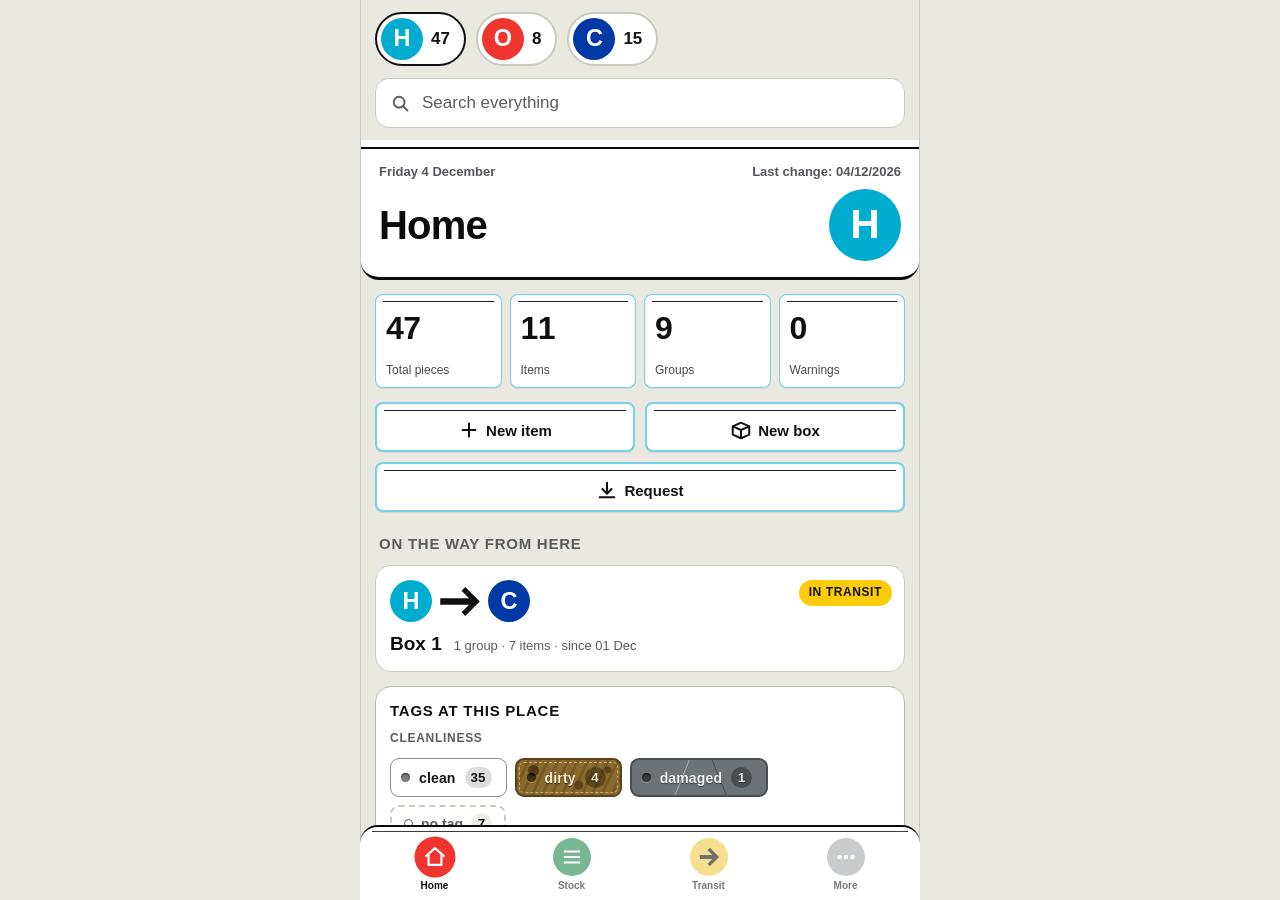
<file: index.html>
<!doctype html>
<html lang="de" data-theme="dark">
<head>
<meta charset="utf-8">
<meta name="viewport" content="width=device-width, initial-scale=1, viewport-fit=cover">
<meta name="theme-color" content="#000000">
<meta name="color-scheme" content="dark light">
<meta name="mobile-web-app-capable" content="yes">
<meta name="apple-mobile-web-app-capable" content="yes">
<meta name="description" content="StuffTracker – Bestand und Transporte an mehreren Orten">
<title>StuffTracker</title>
<link rel="manifest" href="manifest.webmanifest">
<link rel="icon" href="icons/icon.svg" type="image/svg+xml">
<link rel="apple-touch-icon" href="icons/icon-192.png">
<link rel="stylesheet" href="css/app.css">
</head>
<body>
<div id="app">
  <main id="main" aria-live="polite"></main>
  <nav id="nav" aria-label="Navigation"></nav>
</div>
<div id="splash"><div class="splash-sign"><b>Stuff</b><b>Tracker</b></div></div>
<script type="module" src="js/app.js"></script>
</body>
</html>
</file>
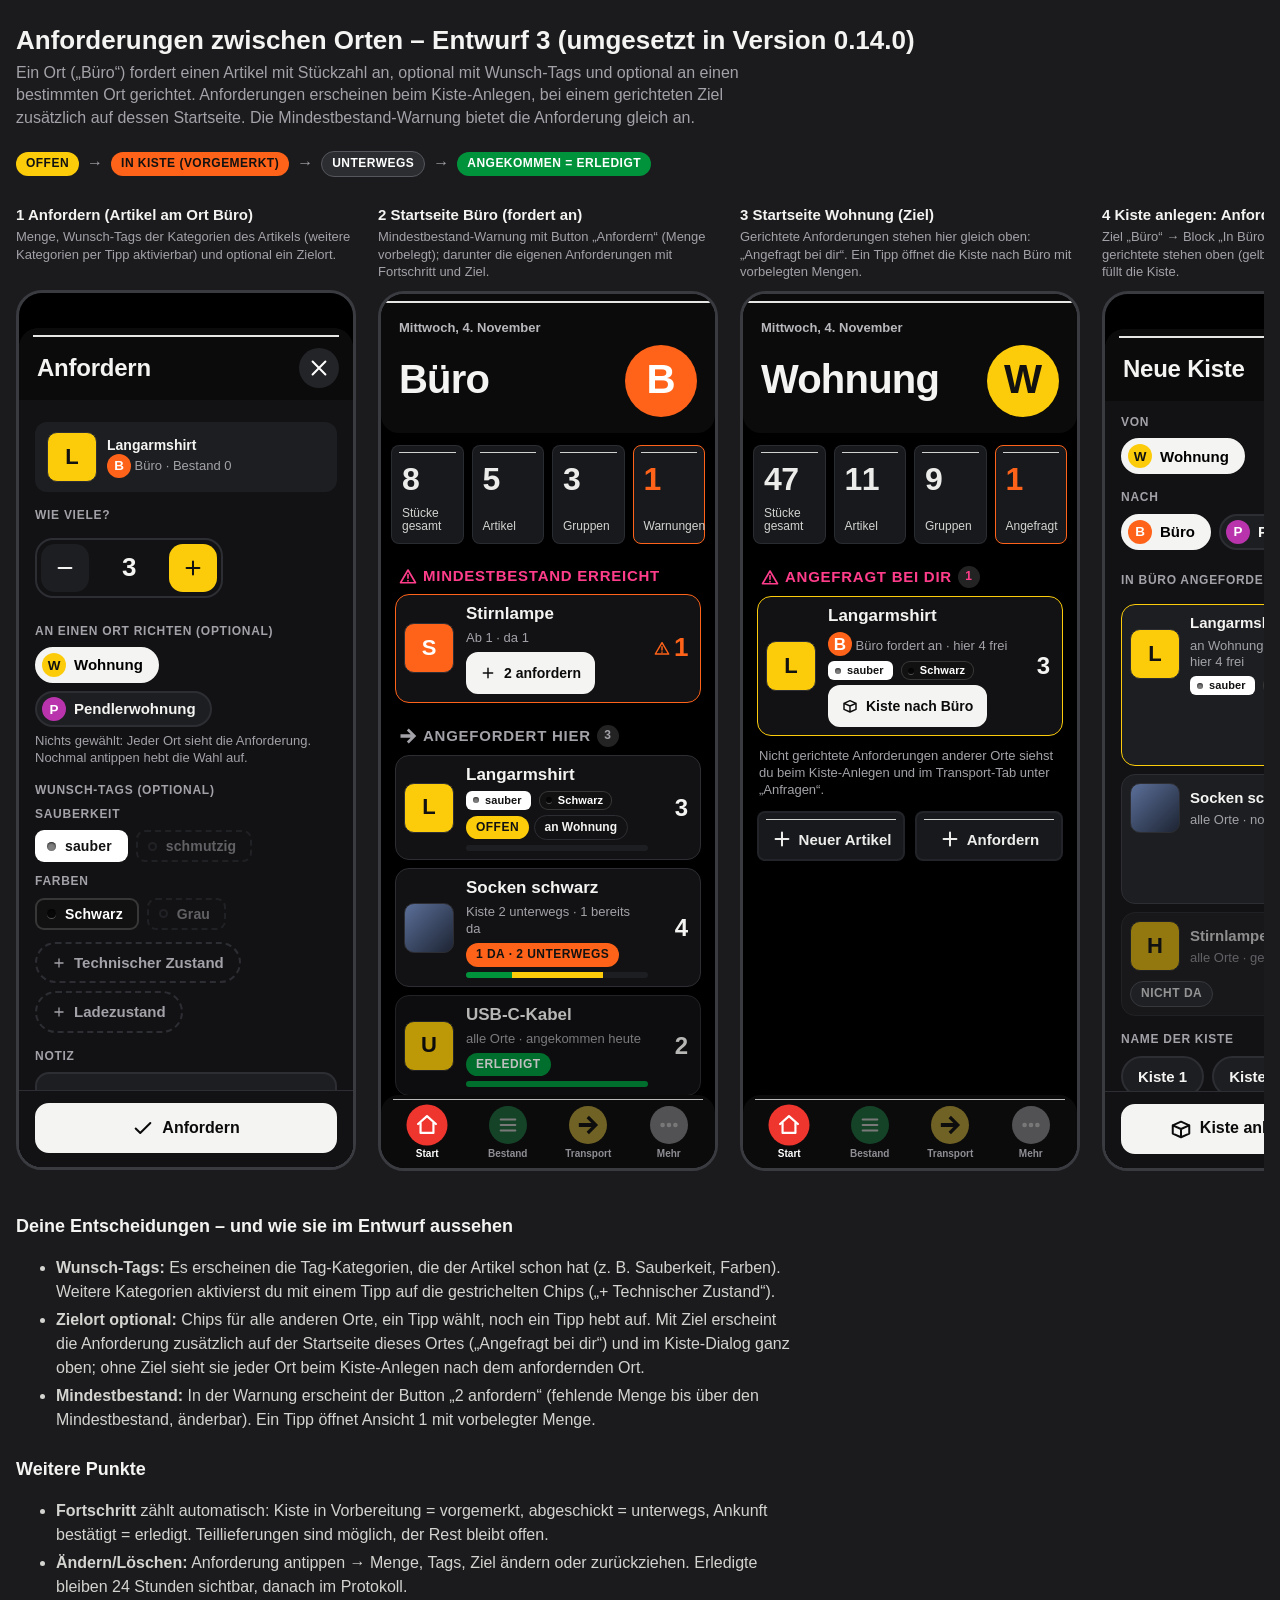
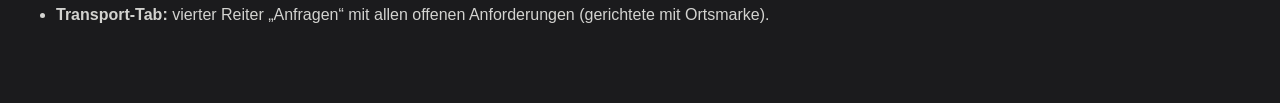
<file: docs/mockup-anforderungen.html>
<!doctype html>
<html lang="de" data-theme="dark">
<head>
<meta charset="utf-8">
<meta name="viewport" content="width=device-width, initial-scale=1">
<title>Mockup: Anforderungen (Version 3)</title>
<link rel="stylesheet" href="../css/app.css">
<style>
  body { background: #1b1b1d; padding: 24px 16px 60px; height: auto; }
  h1 { font-size: 26px; margin-bottom: 4px; color: #f4f4f2; }
  .lead { color: #a2a2a8; margin-bottom: 22px; max-width: 760px; line-height: 1.4; }
  .row-frames { display: flex; gap: 22px; overflow-x: auto; padding-bottom: 18px; align-items: flex-start; }
  figure { margin: 0; flex: none; width: 340px; }
  figcaption { color: #f4f4f2; font-weight: 800; margin: 0 0 4px; font-size: 15px; }
  figcaption + p { color: #a2a2a8; font-size: 13px; margin: 0 0 10px; line-height: 1.35; min-height: 52px; }
  .phone { position: relative; width: 340px; height: 880px; overflow: hidden; border-radius: 26px; border: 3px solid #3a3b40; background: var(--bg); }
  .phone .scroll { position: absolute; inset: 0; overflow: hidden; }
  .dim { position: absolute; inset: 0; background: rgba(0,0,0,.6); }
  .msheet { position: absolute; left: 0; right: 0; bottom: 0; background: var(--surface); border-radius: 20px 20px 0 0; max-height: 96%; display: flex; flex-direction: column; overflow: hidden; }
  .msheet .sheet-head { border-radius: 20px 20px 0 0; }
  .msheet .sheet-body { overflow: hidden; }
  .phone #nav { position: absolute; }
  .pill { white-space: nowrap; display: inline-flex; align-items: center; gap: 5px; border-radius: 99px; padding: 4px 10px; font-size: 12px; font-weight: 800; text-transform: uppercase; letter-spacing: .04em; }
  .pill--open { background: var(--accent); color: #111; }
  .pill--part { background: var(--warn); color: #111; }
  .pill--way { background: #2b2d31; color: #fff; border: 1px solid #55575d; }
  .pill--ok { background: var(--ok); color: #fff; }
  .pill--to { background: transparent; color: var(--text); border: 1px solid var(--border); text-transform: none; letter-spacing: 0; }
  .rq { display: flex; align-items: center; gap: 12px; width: 100%; background: var(--surface); border: 1px solid var(--border); border-radius: 14px; padding: 8px 12px 8px 8px; }
  .rq-main { flex: 1; min-width: 0; display: flex; flex-direction: column; gap: 5px; }
  .rq-main b { font-size: 17px; font-weight: 700; overflow: hidden; text-overflow: ellipsis; white-space: nowrap; }
  .bar { height: 6px; border-radius: 99px; background: var(--surface2); overflow: hidden; display: flex; }
  .bar i { display: block; height: 100%; }
  .bar .a { background: var(--ok); } .bar .b { background: var(--accent); }
  .rq-n { text-align: right; font-weight: 800; font-size: 24px; line-height: 1; }
  .rq--for { border-color: var(--accent); }
  .need { display: flex; flex-wrap: wrap; align-items: center; gap: 10px; background: var(--surface2); border: 1px solid var(--border); border-radius: 14px; padding: 8px 10px 8px 8px; margin-top: 8px; }
  .need .rq-main { flex: 1 1 170px; }
  .need .rq-main b { font-size: 15px; }
  .need .stepper--c { margin-left: auto; }
  .need--for { border-color: var(--accent); }
  .need-h { display: flex; justify-content: space-between; align-items: center; margin: 16px 0 0; }
  .banner { display: flex; align-items: center; gap: 10px; border: 2px solid var(--accent); border-radius: 14px; padding: 10px 12px; margin: 8px 0; background: color-mix(in srgb, var(--accent) 10%, var(--surface)); }
  .banner > div { flex: 1; font-weight: 700; font-size: 14px; line-height: 1.25; }
  .chip--dash { border-style: dashed; background: transparent; color: var(--muted); }
  .flow { display: flex; flex-wrap: wrap; gap: 8px; align-items: center; margin: 8px 0 28px; }
  .notes { max-width: 780px; color: #d3d3d0; line-height: 1.5; }
  .notes h2 { color: #f4f4f2; font-size: 18px; margin: 24px 0 6px; }
  .notes li { margin-bottom: 4px; }
  .tgt-note { font-size: 13px; color: var(--muted); margin: 6px 0 0; }
</style>
</head>
<body>
<h1>Anforderungen zwischen Orten – Entwurf 3 (umgesetzt in Version 0.14.0)</h1>
<p class="lead">Ein Ort („Büro“) fordert einen Artikel mit Stückzahl an, optional mit Wunsch-Tags und optional an einen bestimmten Ort gerichtet. Anforderungen erscheinen beim Kiste-Anlegen, bei einem gerichteten Ziel zusätzlich auf dessen Startseite. Die Mindestbestand-Warnung bietet die Anforderung gleich an.</p>

<div class="flow" id="flow"></div>
<div class="row-frames" id="frames"></div>
<div class="notes" id="notes"></div>

<script type="module">
import { icon, badge, arrow, tagChip, stepper } from '../js/ui.js';
const W = { name: 'Wohnung' }, B = { name: 'Büro' }, P = { name: 'Pendlerwohnung' };
const clean = { name: 'sauber', style: 'clean' }, dirty = { name: 'schmutzig', style: 'plain', color: '#8b6b2d' };
const black = { name: 'Schwarz', style: 'plain', color: '#111111' }, grey = { name: 'Grau', style: 'plain', color: '#8E9196' };
const mini = (n) => `<div class="stepper stepper--c"><button class="step-btn" type="button">${icon('minus', 20)}</button><input value="${n}" readonly><button class="step-btn" type="button" data-d="1">${icon('plus', 20)}</button></div>`;
const th = (c, bg = '#FCCC0A', fg = '#111') => `<span class="thumb thumb--empty sz-md" style="--tile-bg:${bg};--tile-fg:${fg}"><b>${c}</b></span>`;
const thPhoto = '<span class="thumb sz-md" style="background:linear-gradient(135deg,#5b6f99,#1d2433);border:1px solid var(--border)"></span>';
const nav = (on) => `<nav id="nav" style="position:absolute">${[['home', 'Start', '#EE352E'], ['stock', 'Bestand', '#00933C'], ['transport', 'Transport', '#FCCC0A'], ['more', 'Mehr', '#A7A9AC']].map(([i, l, c]) =>
  `<a class="navbtn ${on === i ? 'on' : ''}" href="#"><span class="navdot ${i === 'transport' ? 'navdot--dark' : ''}" style="--bc:${c}">${icon(i, 22)}</span><small>${l}</small></a>`).join('')}</nav>`;
const sheet = (title, body, foot) => `<div class="scroll"><div class="dim"></div><section class="msheet"><header class="sheet-head"><h2>${title}</h2><button class="sheet-x">${icon('close')}</button></header>
  <div class="sheet-body">${body}</div><footer class="sheet-foot">${foot}</footer></section></div>`;

const frames = [
  {
    cap: '1  Anfordern (Artikel am Ort Büro)',
    txt: 'Menge, Wunsch-Tags der Kategorien des Artikels (weitere Kategorien per Tipp aktivierbar) und optional ein Zielort.',
    html: sheet('Anfordern', `
      <div class="strip">${th('L')} <div><b>Langarmshirt</b><div class="muted">${badge(B, 'xs')} Büro · Bestand 0</div></div></div>
      <div class="lbl">Wie viele?</div>
      <div class="pad">${stepper({ value: 3, min: 1, on: 'x' })}</div>
      <div class="lbl">An einen Ort richten (optional)</div>
      <div class="chips"><span class="chip chip--badge on">${badge(W, 'xs')} Wohnung</span><span class="chip chip--badge">${badge(P, 'xs')} Pendlerwohnung</span></div>
      <p class="tgt-note">Nichts gewählt: Jeder Ort sieht die Anforderung. Nochmal antippen hebt die Wahl auf.</p>
      <div class="lbl">Wunsch-Tags (optional)</div>
      <div class="catblock"><div class="catname">Sauberkeit</div><div class="tagrow">${tagChip(clean)}${tagChip(dirty, { on: false })}</div></div>
      <div class="catblock" style="margin-top:12px"><div class="catname">Farben</div><div class="tagrow">${tagChip(black)}${tagChip(grey, { on: false })}</div></div>
      <div class="chips" style="margin-top:12px"><span class="chip chip--dash">${icon('plus', 14)} Technischer Zustand</span><span class="chip chip--dash">${icon('plus', 14)} Ladezustand</span></div>
      <label class="lbl">Notiz</label><input class="field" placeholder="z. B. für Dienstreise bis Freitag" readonly>`,
    `<button class="btn btn--primary btn--block">${icon('check')} Anfordern</button>`),
  },
  {
    cap: '2  Startseite Büro (fordert an)',
    txt: 'Mindestbestand-Warnung mit Button „Anfordern“ (Menge vorbelegt); darunter die eigenen Anforderungen mit Fortschritt und Ziel.',
    html: `<div class="scroll">
      <header class="sign sign--hero" style="padding-top:26px"><div class="sign-kicker"><span>Mittwoch, 4. November</span></div>
      <div class="hero-row"><h1>Büro</h1>${badge(B, 'xl')}</div></header>
      <div class="stats" style="margin:12px 10px"><div class="stat"><b>8</b><span>Stücke gesamt</span></div><div class="stat"><b>5</b><span>Artikel</span></div><div class="stat"><b>3</b><span>Gruppen</span></div><div class="stat bad"><b>1</b><span>Warnungen</span></div></div>
      <h2 class="h2 h2--warn">${icon('alert', 18)} Mindestbestand erreicht</h2>
      <div class="list" style="margin-top:8px"><div class="row row--low">${th('S', '#FF6319', '#fff')}<span class="row-main"><b>Stirnlampe</b><span class="muted">Ab 1 · da 1</span><span><button class="btn btn--sm btn--primary">${icon('plus', 16)} 2 anfordern</button></span></span><span class="row-qty low">${icon('alert', 16)}<b>1</b></span></div></div>
      <h2 class="h2">${icon('transport', 18)} Angefordert hier <span class="count">3</span></h2>
      <div class="list" style="margin-top:8px">
        <div class="rq">${th('L')}<span class="rq-main"><b>Langarmshirt</b><span class="tagrow">${tagChip(clean, { small: true })}${tagChip(black, { small: true })}</span><span><span class="pill pill--open">offen</span> <span class="pill pill--to">an Wohnung</span></span><span class="bar"><i class="a" style="width:0"></i></span></span><span class="rq-n">3</span></div>
        <div class="rq">${thPhoto}<span class="rq-main"><b>Socken schwarz</b><span class="muted">Kiste 2 unterwegs · 1 bereits da</span><span><span class="pill pill--part">1 da · 2 unterwegs</span></span><span class="bar"><i class="a" style="width:25%"></i><i class="b" style="width:50%"></i></span></span><span class="rq-n">4</span></div>
        <div class="rq" style="opacity:.75">${th('U')}<span class="rq-main"><b>USB-C-Kabel</b><span class="muted">alle Orte · angekommen heute</span><span><span class="pill pill--ok">erledigt</span></span><span class="bar"><i class="a" style="width:100%"></i></span></span><span class="rq-n">2</span></div>
      </div></div>${nav('home')}`,
  },
  {
    cap: '3  Startseite Wohnung (Ziel)',
    txt: 'Gerichtete Anforderungen stehen hier gleich oben: „Angefragt bei dir“. Ein Tipp öffnet die Kiste nach Büro mit vorbelegten Mengen.',
    html: `<div class="scroll">
      <header class="sign sign--hero" style="padding-top:26px"><div class="sign-kicker"><span>Mittwoch, 4. November</span></div>
      <div class="hero-row"><h1>Wohnung</h1>${badge(W, 'xl')}</div></header>
      <div class="stats" style="margin:12px 10px"><div class="stat"><b>47</b><span>Stücke gesamt</span></div><div class="stat"><b>11</b><span>Artikel</span></div><div class="stat"><b>9</b><span>Gruppen</span></div><div class="stat bad"><b>1</b><span>Angefragt</span></div></div>
      <h2 class="h2 h2--ask">${icon('alert', 18)} Angefragt bei dir <span class="count">1</span></h2>
      <div class="list" style="margin-top:8px"><div class="rq rq--for">${th('L')}<span class="rq-main"><b>Langarmshirt</b><span class="muted">${badge(B, 'xs')} Büro fordert an · hier 4 frei</span><span class="tagrow">${tagChip(clean, { small: true })}${tagChip(black, { small: true })}</span><span><button class="btn btn--sm btn--primary">${icon('box', 16)} Kiste nach Büro</button></span></span><span class="rq-n">3</span></div></div>
      <p class="tgt-note" style="margin:10px 16px">Nicht gerichtete Anforderungen anderer Orte siehst du beim Kiste-Anlegen und im Transport-Tab unter „Anfragen“.</p>
      <div class="quick" style="margin-top:12px"><button class="btn">${icon('plus')} Neuer Artikel</button><button class="btn">${icon('plus')} Anfordern</button></div>
      </div>${nav('home')}`,
  },
  {
    cap: '4  Kiste anlegen: Anforderungen sichtbar',
    txt: 'Ziel „Büro“ → Block „In Büro angefordert“. An Wohnung gerichtete stehen oben (gelber Rand). „Alle übernehmen“ füllt die Kiste.',
    html: sheet('Neue Kiste', `
      <div class="lbl" style="margin-top:0">Von</div><div class="chips"><span class="chip chip--badge on">${badge(W, 'xs')} Wohnung</span></div>
      <div class="lbl">Nach</div><div class="chips"><span class="chip chip--badge on">${badge(B, 'xs')} Büro</span><span class="chip chip--badge">${badge(P, 'xs')} Pendlerwohnung</span></div>
      <div class="need-h"><span class="lbl" style="margin:0">In Büro angefordert (3)</span><button class="linkbtn">Alle übernehmen</button></div>
      <div class="need need--for">${th('L')}<span class="rq-main"><b>Langarmshirt</b><span class="muted">an Wohnung gerichtet · gefordert 3 · hier 4 frei</span><span class="tagrow">${tagChip(clean, { small: true })}${tagChip(black, { small: true })}</span></span>${mini(3)}</div>
      <div class="need">${thPhoto}<span class="rq-main"><b>Socken schwarz</b><span class="muted">alle Orte · noch offen 1 · hier 10 frei</span></span>${mini(1)}</div>
      <div class="need" style="opacity:.55">${th('H')}<span class="rq-main"><b>Stirnlampe</b><span class="muted">alle Orte · gefordert 1 · hier 0 frei</span></span><span class="pill pill--way">nicht da</span></div>
      <div class="lbl">Name der Kiste</div><div class="chips"><span class="chip">Kiste 1</span><span class="chip">Kiste 2</span></div>`,
    `<button class="btn btn--primary btn--block">${icon('box')} Kiste anlegen · 4 Stück</button>`),
  },
  {
    cap: '5  „In Kiste“ im Artikel',
    txt: 'Fordert ein anderer Ort den Artikel an, erscheint ein Hinweis; ein Tipp setzt Ziel, Menge und die Wunsch-Tags.',
    html: sheet('In Kiste', `
      <div class="strip">${th('L')} <div><b>Langarmshirt</b><div class="muted">${badge(W, 'xs')} Wohnung · 4 frei</div></div></div>
      <div class="banner">${icon('alert', 22)}<div>Büro fordert 3 an<br><span class="muted">sauber, Schwarz · „für Dienstreise bis Freitag“</span></div><button class="btn btn--sm btn--primary">Übernehmen</button></div>
      <div class="mvhead"><span>Bestand in Wohnung</span><span>In der Kiste</span></div>
      <div class="mvrow"><div class="mvlab"><b>Gesamt</b></div><div class="mvpair">${mini(1)}${arrow('mini')}${mini(3)}</div></div>
      <div class="catname catname--mv">Sauberkeit</div>
      <div class="mvrow"><div class="mvlab">${tagChip(clean)}</div><div class="mvpair">${mini(1)}${arrow('mini')}${mini(3)}</div></div>
      <div class="catname catname--mv">Farben</div>
      <div class="mvrow"><div class="mvlab">${tagChip(black)}</div><div class="mvpair">${mini(2)}${arrow('mini')}${mini(3)}</div></div>
      <div class="lbl">In welche Kiste?</div>
      <div class="segmented"><button class="on">Vorhandene Kiste</button><button>${icon('plus', 16)} Neue Kiste</button></div>
      <div class="boxlist mv-gap"><div class="boxcard on"><span class="routes">${badge(W, 'xs')}${arrow('mini')}${badge(B, 'xs')}</span><b>Kiste 2</b><span class="muted">2 Artikel</span></div></div>`,
    `<button class="btn btn--primary btn--block">${icon('box')} In Kiste (3)</button>`),
  },
];
document.getElementById('frames').innerHTML = frames.map((f) => `<figure><figcaption>${f.cap}</figcaption><p>${f.txt}</p><div class="phone">${f.html}</div></figure>`).join('');
document.getElementById('flow').innerHTML = [
  ['pill--open', 'offen'], ['', '→'], ['pill--part', 'in Kiste (vorgemerkt)'], ['', '→'], ['pill--way', 'unterwegs'], ['', '→'], ['pill--ok', 'angekommen = erledigt'],
].map(([c, t]) => (c ? `<span class="pill ${c}">${t}</span>` : `<span style="color:#a2a2a8">${t}</span>`)).join('');
document.getElementById('notes').innerHTML = `
<h2>Deine Entscheidungen – und wie sie im Entwurf aussehen</h2>
<ul>
<li><b>Wunsch-Tags:</b> Es erscheinen die Tag-Kategorien, die der Artikel schon hat (z. B. Sauberkeit, Farben). Weitere Kategorien aktivierst du mit einem Tipp auf die gestrichelten Chips („+ Technischer Zustand“).</li>
<li><b>Zielort optional:</b> Chips für alle anderen Orte, ein Tipp wählt, noch ein Tipp hebt auf. Mit Ziel erscheint die Anforderung zusätzlich auf der Startseite dieses Ortes („Angefragt bei dir“) und im Kiste-Dialog ganz oben; ohne Ziel sieht sie jeder Ort beim Kiste-Anlegen nach dem anfordernden Ort.</li>
<li><b>Mindestbestand:</b> In der Warnung erscheint der Button „2 anfordern“ (fehlende Menge bis über den Mindestbestand, änderbar). Ein Tipp öffnet Ansicht 1 mit vorbelegter Menge.</li>
</ul>
<h2>Weitere Punkte</h2>
<ul>
<li><b>Fortschritt</b> zählt automatisch: Kiste in Vorbereitung = vorgemerkt, abgeschickt = unterwegs, Ankunft bestätigt = erledigt. Teillieferungen sind möglich, der Rest bleibt offen.</li>
<li><b>Ändern/Löschen:</b> Anforderung antippen → Menge, Tags, Ziel ändern oder zurückziehen. Erledigte bleiben 24 Stunden sichtbar, danach im Protokoll.</li>
<li><b>Transport-Tab:</b> vierter Reiter „Anfragen“ mit allen offenen Anforderungen (gerichtete mit Ortsmarke).</li>
</ul>`;
</script>
</body>
</html>
</file>
<file: css/app.css>
/* StuffTracker – Stil: New York Subway (schwarze Schilder, Helvetica, Linien-Kreise) */
:root {
  --bg: #000; --surface: #121214; --surface2: #1d1e21; --border: #2d2e33;
  --text: #f4f4f2; --muted: #a2a2a8; --accent: #FCCC0A; --danger: #b3111d; --ok: #00933C; --warn: #FF6319;
  --prim-bg: #f4f4f2; --prim-fg: #0b0b0c;
  --sign: #0b0b0c; --sign-fg: #f4f4f2;
  /* Schilder-Familie (Kopf, Gruppen, Wetter, Kacheln, Fußleiste): im Dunkeln schwarz, im Hellen weiß mit schwarzer Linie */
  --sign-line: #e6e6e4; --sign-muted: #b9b9bd; --sign-muted2: #9d9da3; --sign-chip: #232427; --sign-box: #17181b;
  --sign-input: #1f2023; --sign-input-fg: #fff; --sign-ph: #85858b; --sign-strong: #fff;
  --tile: #17191c; --tile-fg: #ececea; --tile-sub: #d3d3d0; --nav-off: #8e8e94; --sun: #FCCC0A;
  --alert: #FF3D8B; /* Warnfarbe für Mindestbestand und Anfragen (sonst nirgends verwendet) */
  --nav-h: 66px;
  --font: "Helvetica Neue", Helvetica, Arial, "Liberation Sans", Roboto, sans-serif;
  color-scheme: dark;
}
:root[data-theme=light] {
  --bg: #e9e8e1; --surface: #ffffff; --surface2: #f1f0ea; --border: #cdcabe;
  --text: #101012; --muted: #5b5b61;
  --prim-bg: #0b0b0c; --prim-fg: #f4f4f2;
  --sign: #ffffff; --sign-fg: #0b0b0c;
  --sign-line: #0b0b0c; --sign-muted: #55555b; --sign-muted2: #66666c; --sign-chip: #e9e8e1; --sign-box: #f1f0ea;
  --sign-input: #efeee8; --sign-input-fg: #101012; --sign-ph: #77777d; --sign-strong: #0b0b0c;
  --tile: #ffffff; --tile-fg: #101012; --tile-sub: #4a4a50; --nav-off: #77777d; --sun: #d98e00;
  --warn: #e0540f; --danger: #b3111d; --alert: #D4146A;
  color-scheme: light;
}
* { box-sizing: border-box; -webkit-tap-highlight-color: transparent; }
html, body { margin: 0; height: 100%; }
body {
  font-family: var(--font); font-weight: 500; color: var(--text); background: var(--bg);
  overscroll-behavior: none; -webkit-font-smoothing: antialiased; font-size: 16px; line-height: 1.3;
}
#main { background: var(--bg); }
body.has-sheet { overflow: hidden; }
#app { height: 100dvh; display: flex; flex-direction: column; }
#main { flex: 1; overflow-y: auto; overflow-x: hidden; padding-bottom: calc(var(--nav-h) + 96px + env(safe-area-inset-bottom)); scroll-behavior: auto; }
button { font: inherit; color: inherit; cursor: pointer; }
h1, h2, h3, h4, p { margin: 0; }
.muted { color: var(--muted); font-size: 13px; font-weight: 500; }
.hint { color: var(--muted); font-size: 13px; margin: 4px 0 10px; line-height: 1.35; }
.ic { flex: none; vertical-align: middle; }
.pad { padding: 6px 0 10px; }
[hidden] { display: none !important; }

/* ---------- Schild-Kopf ---------- */
.sign { position: relative; background: var(--sign); color: var(--sign-fg); padding: 22px 18px 16px; border-radius: 0 0 18px 18px; }
.sign::before { content: ""; position: absolute; left: 0; right: 0; top: calc(env(safe-area-inset-top) + 7px); height: 2px; background: var(--sign-line); }
.sign { padding-top: calc(env(safe-area-inset-top) + 24px); }
.sign h1 { font-size: 32px; font-weight: 800; letter-spacing: -.02em; line-height: 1.05; }
.sign--hero h1 { font-size: 40px; overflow-wrap: anywhere; }
.sign--hero h1.h1-long { font-size: 30px; }
.sign-kicker { display: flex; justify-content: space-between; align-items: center; gap: 8px; font-size: 13px; color: var(--sign-muted); margin-bottom: 8px; font-weight: 600; }
.chg { background: var(--sign-chip); border: 0; border-radius: 99px; padding: 6px 12px; font-size: 13px; font-weight: 700; color: var(--sign-strong); display: inline-flex; gap: 6px; align-items: center; white-space: nowrap; }
.hero-row { display: flex; justify-content: space-between; align-items: center; gap: 14px; }
.search { display: flex; align-items: center; gap: 10px; background: var(--sign-input); border-radius: 14px; padding: 0 14px; margin-top: 14px; color: var(--sign-muted); }
.search input { flex: 1; min-width: 0; height: 48px; background: transparent; border: 0; outline: 0; color: var(--sign-input-fg); font: inherit; font-size: 17px; }
.search input::placeholder { color: var(--sign-ph); }
.sheet-body > .search { background: var(--surface2); color: var(--muted); margin: 8px 0; }
.sheet-body > .search input { color: var(--text); }
.netbar { display: flex; gap: 10px; overflow-x: auto; padding: calc(env(safe-area-inset-top) + 12px) 14px 12px; scrollbar-width: none; }
.sign-kicker--title { margin-bottom: 14px; }
.sign-kicker--title h1 { font-size: 32px; }
.net { flex: none; display: flex; align-items: center; gap: 8px; background: var(--surface); border: 2px solid var(--border); border-radius: 99px; padding: 4px 14px 4px 4px; color: var(--text); font-weight: 800; font-size: 17px; }
.net.on { border-color: var(--text); }

/* ---------- Badges ---------- */
.badge { --s: 40px; flex: none; width: var(--s); height: var(--s); display: inline-grid; place-items: center; background: var(--bc); color: var(--bt); font-family: var(--font); font-weight: 800; font-size: calc(var(--s) * .56); line-height: 1; user-select: none; -webkit-user-select: none; touch-action: manipulation; }
.badge b { font-weight: 800; transform: translateY(-.02em); }
.badge--circle { border-radius: 50%; }
.badge--square { border-radius: 24%; }
.badge--diamond { clip-path: polygon(50% 0, 100% 50%, 50% 100%, 0 50%); font-size: calc(var(--s) * .44); }
.sz-xs { --s: 24px; } .sz-sm { --s: 32px; } .sz-ml { --s: 36px; } .sz-md { --s: 42px; } .sz-lg { --s: 56px; } .sz-xl { --s: 72px; } .sz-xxl { --s: 120px; }
[data-badge] { cursor: pointer; }

/* ---------- Abgenutzter Pfeil ---------- */
.arrow { width: 36px; height: 26px; color: var(--text); flex: none; }
.arrow.mini { width: 22px; height: 16px; }
.arrow.big { width: 66px; height: 48px; opacity: .8; }
.routes { display: inline-flex; align-items: center; gap: 8px; }

/* ---------- Tags / Etiketten ---------- */
.tagrow { display: flex; flex-wrap: wrap; gap: 8px; }
.tag { --tt: #fff; position: relative; display: inline-flex; align-items: center; padding: 7px 14px 7px 28px; border-radius: 9px; border: 2px solid transparent; font: 800 14px/1 var(--font); color: var(--tt); background: var(--tc); overflow: hidden; white-space: nowrap; letter-spacing: .01em; }
.tag i { position: absolute; left: 10px; top: 50%; width: 9px; height: 9px; margin-top: -4.5px; border-radius: 50%; background: rgba(0,0,0,.5); box-shadow: inset 0 1px 2px rgba(0,0,0,.7), 0 1px 0 rgba(255,255,255,.28); }
button.tag { cursor: pointer; }
.tag--dirty.tag--sm { outline-offset: -3px; outline-width: 1px; }
.tag--sm { padding: 3px 8px 3px 18px; font-size: 11px; border-radius: 6px; border-width: 1px; }
.tag--sm i { left: 6px; width: 6px; height: 6px; margin-top: -3px; }
.tag--clean { color: #111; background: #fff; box-shadow: none; }
.tag--clean.on::after { content: none; }
@keyframes sheen { 0%, 55% { background-position: 160% 0; } 100% { background-position: -80% 0; } }
.tag--dirty { color: #f8edd2; background-color: #8b6b2d; background-image: radial-gradient(circle at 16% 30%, rgba(48,29,6,.6) 0 5px, transparent 6px), radial-gradient(circle at 60% 72%, rgba(48,29,6,.5) 0 4px, transparent 5px), radial-gradient(circle at 88% 28%, rgba(48,29,6,.5) 0 3px, transparent 4px), repeating-linear-gradient(115deg, rgba(0,0,0,.15) 0 3px, transparent 3px 9px); border: 2px solid #59421a; outline: 1.5px dashed rgba(255,236,185,.55); outline-offset: -5px; text-shadow: 0 1px 1px rgba(0,0,0,.6); }
.tag--lost { color: #e6e8ff; background: repeating-linear-gradient(135deg, #3d3fa6 0 9px, #31338d 9px 18px); border: 2px dashed #8f93ea; font-style: italic; }
.tag--damaged { color: #f3f4f5; background-color: #6d7277; background-image: linear-gradient(112deg, transparent 38%, rgba(255,255,255,.42) 38.6%, transparent 39.4%), linear-gradient(68deg, transparent 63%, rgba(0,0,0,.35) 63.6%, transparent 64.4%); border: 2px solid #4a4e52; text-shadow: 0 1px 1px rgba(0,0,0,.45); }
.tag--plain { border-radius: 9px; }
.tag.off { opacity: .55; background: transparent; background-image: none; box-shadow: none; border: 2px dashed var(--border); color: var(--muted); transform: none; text-shadow: none; font-style: normal; }
.tag.off::after { display: none; }
.tag.off i { background: transparent; box-shadow: inset 0 0 0 2px var(--border); }
.tag--add { padding: 7px 12px; background: transparent; border: 2px dashed var(--border); color: var(--muted); }
.tag--add i { display: none; }
.tagwrap { display: inline-block; }
.tag em { font-style: normal; margin-left: 9px; min-width: 21px; height: 21px; padding: 0 6px; border-radius: 99px; display: inline-grid; place-items: center; background: rgba(0,0,0,.32); font-size: .95em; font-weight: 800; }
.tag--clean em { background: rgba(0,0,0,.13); }
.tag--sm em { margin-left: 5px; min-width: 15px; height: 15px; padding: 0 4px; font-size: 10px; }
.tagbox { display: flex; flex-direction: column; gap: 10px; }
.tagline .tag { flex: none; }
.tagline { display: flex; align-items: center; justify-content: space-between; gap: 10px; }
.tagline .stepper { zoom: .8; margin-left: auto; flex: none; }
.tag-ph { color: var(--muted); font-size: 14px; font-weight: 700; padding-left: 4px; }
.countbox { zoom: .8; margin-left: auto; flex: none; min-width: 190px; height: 56px; display: grid; place-items: center; font: 800 26px var(--font); letter-spacing: -.02em; border: 2px dashed var(--border); border-radius: 18px; font-variant-numeric: tabular-nums; }
.note--total { font-weight: 800; text-transform: uppercase; letter-spacing: .05em; font-size: 12px; }
.linkpair { flex: 1; display: flex; align-items: center; gap: 10px; flex-wrap: wrap; }
.linkpair b { font-size: 20px; color: var(--muted); }
.srow--link { padding: 10px 0; }

/* ---------- Listen ---------- */
.list { margin: 12px 14px; display: flex; flex-direction: column; gap: 8px; }
.row { display: flex; align-items: center; gap: 12px; width: 100%; text-align: left; background: var(--surface); border: 1px solid var(--border); border-radius: 14px; padding: 8px 12px 8px 8px; }
.row:active { background: var(--surface2); }
.row-main { flex: 1; min-width: 0; display: flex; flex-direction: column; gap: 5px; }
.row-main b { font-size: 17px; font-weight: 700; overflow: hidden; text-overflow: ellipsis; white-space: nowrap; }
.row-tags { display: flex; gap: 5px; flex-wrap: wrap; }
.row-places { display: flex; gap: 10px 14px; flex-wrap: wrap; align-items: center; }
.pq { display: inline-flex; align-items: center; gap: 6px; }
.pq .pq-n { font-style: normal; font-weight: 800; font-size: 26px; line-height: 1; letter-spacing: -.02em; margin-right: 2px; }
.pq--transit em { font-style: normal; font-size: 12px; font-weight: 700; color: var(--muted); }
.tbadge { width: 36px; height: 36px; border-radius: 50%; background: var(--sign); color: var(--sign-fg); display: inline-grid; place-items: center; border: 2px solid var(--border); flex: none; }
.tdot { --tt: #fff; --d: 1; --dia: 22px; width: var(--dia); height: var(--dia); border-radius: 50%; display: inline-grid; place-items: center; font-size: calc(12px * (1.14 - var(--d) * .14)); font-weight: 800; line-height: 1; color: var(--tt); background: var(--tc); border: 1.5px solid transparent; flex: none; font-variant-numeric: tabular-nums; }
.tdot--none { color: var(--text); background: transparent; border: 1.5px solid var(--text); }
.tdot--clean { color: #111; background: #fff; box-shadow: none; }
.tdot--dirty { color: #f8edd2; background-color: #8b6b2d; background-image: radial-gradient(circle at 30% 30%, rgba(48,29,6,.6) 0 2.5px, transparent 3px), radial-gradient(circle at 70% 72%, rgba(48,29,6,.5) 0 2px, transparent 2.5px); border-color: #59421a; }
.tdot--lost { color: #e6e8ff; background: #3d3fa6; border-color: #8f93ea; }
.tdot--damaged { color: #f3f4f5; background: #6d7277; border-color: #4a4e52; }
.row-qty { display: flex; align-items: baseline; gap: 4px; font-size: 26px; font-weight: 800; letter-spacing: -.02em; min-width: 44px; justify-content: flex-end; align-items: center; }
.row-qty small { font-size: 12px; color: var(--muted); font-weight: 700; letter-spacing: 0; }
.row-qty.low { color: var(--warn); }
.row--low { border-color: var(--warn); }
.thumb { flex: none; display: inline-grid; place-items: center; border-radius: 10px; overflow: hidden; background: var(--surface2); }
.thumb img { width: 100%; height: 100%; object-fit: cover; display: block; }
.thumb--empty { background: var(--tile-bg, linear-gradient(145deg, #1d1e21, #111214)); color: var(--tile-fg, var(--sign-muted)); border: 1px solid var(--border); }
:root[data-theme=light] .thumb--empty { background: var(--tile-bg, linear-gradient(145deg, #c9c6bb, #b4b1a5)); color: var(--tile-fg, #3b3b3b); }
.thumb--empty b { font-weight: 800; font-size: 1.1em; }
.thumb.sz-sm { width: 36px; height: 36px; font-size: 16px; } .thumb.sz-md { width: 50px; height: 50px; font-size: 20px; } .thumb.sz-xl { width: 88px; height: 88px; font-size: 34px; border-radius: 16px; }
.group { margin: 14px 14px 0; }
.grouphead { width: 100%; display: flex; align-items: center; gap: 12px; background: var(--sign); color: var(--sign-fg); border: 0; border-radius: 14px; padding: 16px 16px 14px 20px; font-weight: 800; font-size: 20px; letter-spacing: .02em; text-transform: uppercase; position: relative; overflow: hidden; }
.grouphead::after { content: ""; position: absolute; left: 0; top: 0; bottom: 0; width: 7px; background: var(--ga, #00933C); }
.grouphead::before { content: ""; position: absolute; left: 12px; right: 12px; top: 4px; height: 1px; background: var(--sign-line); opacity: .8; }
.grouphead .gname { flex: 1; text-align: left; }
.grouphead .count { background: var(--sign-fg); color: var(--sign); border-radius: 99px; min-width: 28px; height: 28px; display: inline-grid; place-items: center; font-size: 15px; padding: 0 8px; }
.grouphead .ic { transition: transform .2s; }
.group.closed .grouphead .ic { transform: rotate(-90deg); }
.group-body { display: flex; flex-direction: column; gap: 8px; margin-top: 8px; }
.group .row { margin: 0; }
.pchips { display: flex; gap: 8px; overflow-x: auto; padding: 14px 14px 2px; scrollbar-width: none; }
.pchip { flex: none; display: inline-flex; align-items: center; gap: 7px; border: 2px solid var(--border); background: var(--surface); border-radius: 99px; padding: 4px 14px 4px 5px; font-weight: 700; font-size: 15px; }
.pchip.on { border-color: var(--pc, var(--text)); background: var(--pc, var(--surface)); color: var(--pt, var(--text)); font-size: 17px; padding: 6px 17px 6px 6px; }
.pchip.on .badge { --bc: var(--pt) !important; --bt: var(--pc) !important; }
.pchip.on:not([style]) { background: var(--text); color: var(--bg); border-color: var(--text); }
.pchip.on:not([style]) .all-dot { background: var(--bg); color: var(--text); }
.sign--place { border-bottom: 3px solid var(--pc); }
.active-place { display: flex; align-items: center; gap: 16px; margin: 2px 0 16px; }
.active-place small { display: block; font-size: 12px; font-weight: 800; letter-spacing: .09em; text-transform: uppercase; color: var(--sign-muted); margin-bottom: 2px; }
.active-place b { font-size: 36px; font-weight: 800; letter-spacing: -.02em; line-height: 1.04; overflow-wrap: anywhere; }
.active-place .all-dot { width: 72px; height: 72px; font-size: 38px; background: var(--sign-fg); color: var(--sign); flex: none; }
.rules { margin: 0 0 8px; padding-left: 22px; display: flex; flex-direction: column; gap: 7px; font-size: 14px; line-height: 1.4; }
.rules li::marker { font-weight: 800; }
.rank { width: 26px; height: 26px; border-radius: 50%; background: var(--text); color: var(--bg); display: inline-grid; place-items: center; font-weight: 800; font-size: 13px; flex: none; }
.all-dot { width: 24px; height: 24px; border-radius: 50%; background: var(--text); color: var(--bg); display: inline-grid; place-items: center; font-weight: 800; }
.empty { display: flex; flex-direction: column; align-items: center; gap: 12px; text-align: center; color: var(--muted); padding: 44px 24px; }
.empty.small { padding: 22px 16px; }
.empty .arrow { color: var(--muted); }
h2.h2 { font-size: 15px; font-weight: 800; text-transform: uppercase; letter-spacing: .05em; margin: 22px 18px 0; color: var(--muted); display: flex; gap: 6px; align-items: center; }
h2.h2--warn, h2.h2--ask { color: var(--alert); }

/* ---------- Start ---------- */
.stats { display: grid; grid-template-columns: repeat(4, 1fr); gap: 8px; margin: 14px; }
.stat { position: relative; background: var(--tile); border: 1.5px solid color-mix(in srgb, var(--pc, #3a3d42) 55%, transparent); border-radius: 8px; padding: 17px 10px 9px; display: flex; flex-direction: column; justify-content: space-between; gap: 12px; min-height: 94px; text-align: left; color: var(--tile-fg); min-width: 0; }
button.stat { font: inherit; cursor: pointer; }
button.stat:active { background: var(--surface2); }
.stat span .ic { width: 14px; height: 14px; }
.stat b { font-size: 32px; font-weight: 600; letter-spacing: -.02em; line-height: 1; color: var(--tile-fg); }
.stat span { font-size: 12px; line-height: 1.15; color: var(--tile-sub); font-weight: 500; }
.stat.bad { border-color: var(--warn); } .stat.bad b { color: var(--warn); }
.widget { margin: 18px 14px 0; background: var(--sign); color: var(--sign-fg); border-radius: 16px; padding: 16px 16px 14px; position: relative; }
.widget::before { content: ""; position: absolute; left: 12px; right: 12px; top: 5px; height: 1px; background: var(--sign-line); }
.widget-t { display: flex; align-items: center; gap: 10px; font-size: 18px; }
.widget-total { margin-left: auto; font-size: 28px; font-weight: 800; }
.widget-n { font-size: 52px; font-weight: 800; letter-spacing: -.03em; line-height: 1.1; margin-top: 8px; }
.widget--small { width: 190px; }
.widget ul { list-style: none; padding: 0; margin: 12px 0 4px; display: flex; flex-direction: column; gap: 7px; }
.widget li { display: flex; justify-content: space-between; border-bottom: 1px dotted var(--sign-muted2); padding-bottom: 6px; font-size: 16px; }
.widget .muted { color: var(--sign-muted2); }

/* ---------- Transporte ---------- */
.segs { display: flex; gap: 8px; padding: 14px 14px 0; }
.seg { flex: 1; display: flex; align-items: center; justify-content: center; gap: 6px; background: var(--surface); border: 2px solid var(--border); border-radius: 12px; padding: 10px 6px; font-weight: 700; font-size: 14px; }
.seg.on { background: var(--text); color: var(--bg); border-color: var(--text); }
.count { background: rgba(127,127,127,.28); border-radius: 99px; min-width: 22px; height: 22px; padding: 0 6px; display: inline-grid; place-items: center; font-size: 12px; font-weight: 800; }
.tcard { display: flex; flex-direction: column; gap: 10px; text-align: left; width: 100%; background: var(--surface); border: 1px solid var(--border); border-radius: 16px; padding: 14px; position: relative; overflow: hidden; }
.tcard .routes .arrow { width: 40px; height: 29px; }
.tcard-main { display: flex; flex-direction: row; flex-wrap: wrap; align-items: baseline; gap: 2px 12px; }
.tcard-main b { font-size: 19px; font-weight: 800; }
.status { position: absolute; right: 12px; top: 14px; font-size: 12px; font-weight: 800; text-transform: uppercase; letter-spacing: .05em; padding: 5px 10px; border-radius: 99px; background: var(--surface2); }
.status--sent { background: var(--accent); color: #111; }
.status--draft { background: var(--surface2); }
.status--arrived { background: var(--ok); color: #fff; }
.status--cancelled { opacity: .7; }
.tcard--arrived, .tcard--cancelled { opacity: .8; }
.tr-head { display: flex; flex-direction: column; gap: 8px; align-items: flex-start; margin-bottom: 8px; }
.tr-head .arrow { width: 52px; height: 38px; }
.tr-names { display: flex; gap: 14px; font-weight: 700; color: var(--muted); font-size: 14px; }
.lines { display: flex; flex-direction: column; gap: 8px; margin: 10px 0 14px; }
.line { display: flex; align-items: center; gap: 10px; background: var(--surface2); border-radius: 14px; padding: 8px; }
.line-main { flex: 1; min-width: 0; display: flex; flex-direction: column; gap: 5px; }
.line-main b { font-size: 16px; }
.line-qty { font-size: 22px; font-weight: 800; padding-right: 8px; }
.line .stepper { transform: scale(.85); transform-origin: right center; margin-left: -12px; }
.boxlist { display: flex; flex-direction: column; gap: 8px; }
.boxcard { display: flex; align-items: center; gap: 10px; text-align: left; width: 100%; background: var(--surface2); border: 2px solid var(--border); border-radius: 14px; padding: 12px; margin-bottom: 8px; }
.boxlist .boxcard { margin: 0; }
.boxcard b { flex: 1; font-weight: 800; }
.boxcard.on { border-color: var(--accent); background: color-mix(in srgb, var(--accent) 12%, var(--surface2)); }
.boxcard--new { color: var(--text); }
.strip { display: flex; align-items: center; gap: 10px; background: var(--surface2); border-radius: 12px; padding: 10px 12px; font-weight: 600; font-size: 14px; margin: 8px 0; }
.strip--ok { background: color-mix(in srgb, var(--ok) 25%, var(--surface2)); }
.strip--dim { color: var(--muted); }

/* ---------- Artikel-Detail ---------- */
.item-top { display: flex; gap: 14px; align-items: center; margin-bottom: 12px; }
.item-meta { display: flex; flex-direction: column; gap: 4px; align-items: flex-start; min-width: 0; }
.item-meta h3 { font-size: 24px; font-weight: 800; letter-spacing: -.01em; overflow-wrap: anywhere; }
.photo-btn { position: relative; border: 0; background: none; padding: 0; flex: none; }
.photo-cam { position: absolute; right: -6px; bottom: -6px; width: 30px; height: 30px; border-radius: 50%; background: var(--accent); color: #111; display: grid; place-items: center; border: 2px solid var(--surface); }
.linkbtn { background: none; border: 0; padding: 6px 0; color: var(--text); font-weight: 700; font-size: 14px; display: inline-flex; gap: 6px; align-items: center; text-decoration: underline; text-underline-offset: 3px; }
.linkbtn--danger { color: #ff6b6b; margin-top: 12px; }
.pcard { background: var(--surface2); border: 1px solid var(--border); border-radius: 16px; padding: 14px; margin: 10px 0; display: flex; flex-direction: column; gap: 12px; }
.pcard.low { border-color: var(--warn); }
.pcard-h { display: flex; align-items: center; gap: 10px; }
.pcard-h h4 { font-size: 19px; font-weight: 800; flex: 1; }
.warn { display: inline-flex; align-items: center; gap: 4px; color: var(--warn); font-weight: 800; font-size: 12px; }
.pcard-qty { display: flex; align-items: center; gap: 12px; flex-wrap: wrap; }
.note { color: var(--muted); font-size: 13px; font-weight: 600; }
.pcard-actions { display: flex; gap: 8px; flex-wrap: wrap; }

/* ---------- Controls ---------- */
.stepper { display: inline-flex; align-items: center; gap: 4px; background: var(--surface); border: 2px solid var(--border); border-radius: 18px; padding: 4px; }
.step-btn { width: 48px; height: 48px; border-radius: 14px; border: 0; background: var(--surface2); display: grid; place-items: center; touch-action: manipulation; }
.step-btn[data-d="1"] { background: var(--accent); color: #111; }
.step-btn:active { transform: scale(.94); }
.stepper input { width: 72px; height: 48px; text-align: center; font: 800 26px var(--font); color: var(--text); background: transparent; border: 0; outline: 0; -moz-appearance: textfield; appearance: textfield; letter-spacing: -.02em; }
.stepper input::-webkit-outer-spin-button, .stepper input::-webkit-inner-spin-button { -webkit-appearance: none; margin: 0; }
.stepper input:focus { background: var(--surface2); border-radius: 10px; }
.btn { min-height: 50px; padding: 0 18px; border-radius: 14px; border: 2px solid var(--border); background: var(--surface2); color: var(--text); font-weight: 700; font-size: 16px; display: inline-flex; align-items: center; justify-content: center; gap: 8px; touch-action: manipulation; }
.btn:active { transform: scale(.98); }
.btn[disabled] { opacity: .4; pointer-events: none; }
.btn--sm { min-height: 42px; padding: 0 12px; font-size: 14px; border-radius: 12px; }
.btn--primary { background: var(--prim-bg); color: var(--prim-fg); border-color: var(--prim-bg); font-weight: 800; }
.btn--danger { background: var(--danger); color: #fff; border-color: var(--danger); font-weight: 800; }
.btn--ghost { background: transparent; }
.btn--on { border-color: var(--accent); background: color-mix(in srgb, var(--accent) 16%, var(--surface2)); }
.btn--block { width: 100%; }
.btn--grow { flex: 1; }
.btn-stack { display: flex; flex-direction: column; gap: 10px; }
.btn-grid { display: grid; grid-template-columns: 1fr 1fr; gap: 10px; margin-bottom: 10px; }
.icon-btn { width: 44px; height: 44px; border-radius: 12px; border: 0; background: var(--surface2); display: grid; place-items: center; }
.icon-btn[disabled] { opacity: .3; }
.icon-btn--danger { color: #ff6b6b; }
.fab { position: fixed; right: 18px; bottom: calc(var(--nav-h) + 18px + env(safe-area-inset-bottom)); width: 60px; height: 60px; border-radius: 50%; border: 0; background: var(--accent); color: #111; display: grid; place-items: center; box-shadow: 0 6px 18px rgba(0,0,0,.45); z-index: 5; }
.fab:active { transform: scale(.94); }
.chips { display: flex; flex-wrap: wrap; gap: 8px; }
@keyframes slide-l { from { transform: translateX(34px); opacity: .35; } to { transform: none; opacity: 1; } }
@keyframes slide-r { from { transform: translateX(-34px); opacity: .35; } to { transform: none; opacity: 1; } }
#main.slide-l { animation: slide-l .22s ease-out; }
#main.slide-r { animation: slide-r .22s ease-out; }
.stepper--c { gap: 2px; padding: 3px; border-radius: 15px; flex: none; }
.stepper--c .step-btn { width: 36px; height: 42px; border-radius: 11px; }
.stepper--c input { width: 46px; height: 42px; font-size: 22px; }
.mvhead { display: flex; justify-content: space-between; font-size: 12px; font-weight: 800; text-transform: uppercase; letter-spacing: .05em; color: var(--muted); margin: 4px 2px 6px; }
.mvrow { display: flex; flex-direction: column; gap: 6px; padding: 8px 0; border-bottom: 1px solid var(--border); }
.mvrow:last-of-type { border-bottom: 0; }
.mvlab { display: flex; align-items: center; min-height: 20px; }
.mvpair { display: flex; align-items: center; justify-content: space-between; gap: 6px; }
.mvpair .arrow { flex: none; color: var(--muted); }
.mv-gap { margin-top: 10px; }
.lbl--in { margin: 6px 0 0; }
.strip--sum { justify-content: space-between; font-size: 15px; margin-top: 14px; }
.strip--sum b { font-size: 19px; }
.sum-next { color: var(--muted); }
.sum-next b { color: var(--text); }
.nf-two { display: flex; gap: 16px; align-items: flex-start; }
.nf-photo { flex: none; }
.nf-stock { flex: 1; min-width: 0; }
.nf-stock .stepper { zoom: .9; }
.chip { border: 2px solid var(--border); background: var(--surface2); border-radius: 99px; padding: 9px 15px; font-weight: 700; font-size: 15px; display: inline-flex; align-items: center; gap: 8px; }
.chip--badge { padding: 4px 14px 4px 5px; }
.chip.on { background: var(--text); color: var(--bg); border-color: var(--text); }
.lbl { font-size: 12px; font-weight: 800; text-transform: uppercase; letter-spacing: .06em; color: var(--muted); margin: 16px 0 8px; display: block; }
.field { width: 100%; height: 52px; border-radius: 14px; border: 2px solid var(--border); background: var(--surface2); color: var(--text); font: 600 17px var(--font); padding: 0 14px; outline: 0; }
.field:focus { border-color: var(--text); }
.field--ch { width: 100px; text-align: center; font-size: 26px; font-weight: 800; text-transform: uppercase; }
.segmented { display: flex; background: var(--surface2); border-radius: 14px; padding: 4px; gap: 4px; }
.segmented button { flex: 1; border: 0; background: transparent; padding: 11px 6px; border-radius: 10px; font-weight: 700; font-size: 14px; }
.segmented button.on { background: var(--text); color: var(--bg); }
.switch { display: flex; align-items: center; gap: 14px; width: 100%; border: 0; background: transparent; padding: 8px 0; font-weight: 700; font-size: 16px; text-align: left; }
.switch i { width: 52px; height: 30px; border-radius: 99px; background: var(--border); position: relative; flex: none; transition: background .2s; }
.switch i::after { content: ""; position: absolute; left: 3px; top: 3px; width: 24px; height: 24px; border-radius: 50%; background: #fff; transition: transform .2s; }
.switch.on i { background: var(--ok); } .switch.on i::after { transform: translateX(22px); }
.swatches { display: flex; flex-wrap: wrap; gap: 10px; }
.swatch { width: 44px; height: 44px; border-radius: 50%; border: 3px solid transparent; background: var(--sw); outline: 0; }
.swatch.on { border-color: var(--text); box-shadow: 0 0 0 2px var(--bg); }
.look { display: flex; gap: 14px; align-items: center; } .look--center { justify-content: center; padding: 10px 0; }

/* ---------- Einstellungen ---------- */
.settings { padding: 14px; display: flex; flex-direction: column; gap: 14px; }
.card { background: var(--surface); border: 1px solid var(--border); border-radius: 16px; padding: 14px; }
.card h3 { font-size: 15px; font-weight: 800; text-transform: uppercase; letter-spacing: .05em; margin-bottom: 10px; display: flex; gap: 8px; align-items: baseline; }
.card h3 small { color: var(--muted); font-size: 13px; }
.srow { display: flex; align-items: center; gap: 10px; padding: 6px 0; border-bottom: 1px solid var(--border); }
.srow:last-of-type { border-bottom: 0; }
.srow-main { flex: 1; min-width: 0; display: flex; flex-direction: column; gap: 2px; align-items: flex-start; background: none; border: 0; text-align: left; padding: 6px 0; }
.srow-main b { font-size: 17px; }
.srow-badge { display: grid; place-items: center; }
.card .btn-grid { margin-top: 10px; } .card .btn--block { margin-top: 10px; }

/* ---------- Navigation ---------- */
#nav { position: fixed; left: 0; right: 0; bottom: 0; z-index: 10; background: var(--sign); display: grid; grid-template-columns: repeat(4, 1fr); padding: 8px 6px calc(8px + env(safe-area-inset-bottom)); min-height: var(--nav-h); border-radius: 18px 18px 0 0; }
#nav::before { content: ""; position: absolute; left: 12px; right: 12px; top: 4px; height: 1px; background: var(--sign-line); opacity: .8; }
.navbtn { display: flex; flex-direction: column; align-items: center; gap: 3px; color: var(--nav-off); text-decoration: none; font-size: 12px; font-weight: 700; padding-top: 3px; }
.navdot { width: 38px; height: 38px; border-radius: 50%; background: var(--bc); color: #fff; display: grid; place-items: center; opacity: .45; filter: saturate(.7); transition: opacity .15s, transform .15s; }
.navdot--dark { color: #111; }
.navbtn.on { color: var(--sign-strong); }
.navbtn.on .navdot { opacity: 1; filter: none; transform: scale(1.08); }

/* ---------- Sheets & Dialoge ---------- */
.sheet-wrap { position: fixed; inset: 0; z-index: 50; display: flex; flex-direction: column; justify-content: flex-end; pointer-events: none; }
.sheet-wrap.in { pointer-events: auto; }
.sheet-backdrop { position: absolute; inset: 0; background: rgba(0,0,0,.62); opacity: 0; transition: opacity .2s; }
.sheet-wrap.in .sheet-backdrop { opacity: 1; }
.sheet { position: relative; background: var(--surface); color: var(--text); border-radius: 20px 20px 0 0; max-height: 94dvh; display: flex; flex-direction: column; transform: translateY(100%); transition: transform .22s cubic-bezier(.2,.8,.2,1); box-shadow: 0 -8px 30px rgba(0,0,0,.4); }
.sheet-wrap.in .sheet { transform: none; }
.sheet--small { max-height: 80dvh; }
.sheet-head { position: relative; background: var(--sign); color: var(--sign-fg); border-radius: 20px 20px 0 0; padding: 20px 14px 12px 18px; display: flex; align-items: center; gap: 10px; }
.sheet-head::before { content: ""; position: absolute; left: 14px; right: 14px; top: 7px; height: 2px; background: var(--sign-line); }
.sheet-head h2 { flex: 1; font-size: 24px; font-weight: 800; letter-spacing: -.01em; display: flex; align-items: center; gap: 8px; min-width: 0; overflow-wrap: anywhere; }
.mini-edit { background: var(--sign-chip); border: 0; width: 34px; height: 34px; border-radius: 50%; color: var(--sign-strong); display: grid; place-items: center; flex: none; }
.sheet-x { background: var(--sign-chip); border: 0; width: 40px; height: 40px; border-radius: 50%; color: var(--sign-strong); display: grid; place-items: center; flex: none; }
.sheet-body { padding: 14px 16px 22px; overflow-y: auto; overscroll-behavior: contain; flex: 1; }
.sheet-foot { padding: 12px 16px calc(14px + env(safe-area-inset-bottom)); border-top: 1px solid var(--border); display: flex; gap: 10px; background: var(--surface); }
.dlg-wrap { position: fixed; inset: 0; z-index: 90; display: grid; place-items: center; padding: 20px; }
.dlg-backdrop { position: absolute; inset: 0; background: rgba(0,0,0,.65); }
.dlg { position: relative; width: min(100%, 380px); background: var(--surface); border: 1px solid var(--border); border-radius: 18px; padding: 20px; display: flex; flex-direction: column; gap: 12px; box-shadow: 0 10px 40px rgba(0,0,0,.5); }
.dlg h3 { font-size: 20px; font-weight: 800; }
.dlg p { color: var(--muted); line-height: 1.4; }
.dlg-btns { display: flex; gap: 10px; justify-content: flex-end; margin-top: 6px; }
.toast { position: fixed; left: 50%; bottom: calc(var(--nav-h) + 20px + env(safe-area-inset-bottom)); transform: translate(-50%, 20px); background: #0b0b0c; color: #fff; padding: 12px 18px; border-radius: 14px; font-weight: 700; font-size: 15px; z-index: 100; opacity: 0; pointer-events: none; transition: opacity .2s, transform .2s; max-width: calc(100% - 32px); border: 1px solid #333; text-align: center; }
body.has-sheet .toast { bottom: calc(24px + env(safe-area-inset-bottom)); }
.toast.show { opacity: 1; transform: translate(-50%, 0); }
.toast.warn { background: var(--danger); border-color: var(--danger); }
#update-bar { position: fixed; left: 12px; right: 12px; top: calc(env(safe-area-inset-top) + 10px); z-index: 120; background: #0b0b0c; color: #fff; border: 2px solid var(--accent); border-radius: 14px; padding: 10px 12px 10px 16px; display: flex; align-items: center; gap: 12px; font-weight: 700; }
#update-bar span { flex: 1; }
#update-bar button { background: var(--accent); color: #111; border: 0; border-radius: 10px; font-weight: 800; padding: 10px 14px; }
.log { list-style: none; margin: 0; padding: 0; display: flex; flex-direction: column; }
.log li { display: flex; gap: 12px; padding: 10px 0; border-bottom: 1px solid var(--border); font-size: 15px; }
.log time { color: var(--muted); font-size: 12px; font-weight: 700; min-width: 74px; padding-top: 2px; }
#splash { position: fixed; inset: 0; z-index: 200; background: #000; display: grid; place-items: center; }
.splash-sign { display: flex; flex-direction: column; color: #fff; font-size: 44px; font-weight: 800; letter-spacing: -.02em; line-height: 1.05; border-top: 3px solid #e6e6e4; padding-top: 14px; }
@media (min-width: 700px) {
  #app { max-width: 560px; margin: 0 auto; border-left: 1px solid var(--border); border-right: 1px solid var(--border); }
  #nav { max-width: 560px; margin: 0 auto; }
  .sheet { max-width: 560px; margin: 0 auto; width: 100%; }
}
@media (prefers-reduced-motion: reduce) { * { animation: none !important; transition: none !important; } }
.lastchg { color: var(--sign-muted); font-weight: 600; text-align: right; }
.lastchg b { font-weight: 600; }
.chg-row { display: flex; margin: -2px 0 10px; }
.quick { display: grid; grid-template-columns: 1fr 1fr; gap: 10px; margin: 0 14px; }
.notice { display: flex; align-items: center; gap: 12px; margin: 14px 14px 0; padding: 12px 14px; border: 2px solid var(--warn); border-radius: 16px; background: var(--surface); color: var(--warn); }
.notice > div { flex: 1; display: flex; flex-direction: column; gap: 2px; color: var(--text); }
.notice b { font-size: 15px; }
.card--flat { margin: 14px; }
.card--flat .tagrow { margin-top: 4px; }
.pill-none { display: inline-flex; align-items: center; gap: 8px; padding: 6px 12px; border: 2px dashed var(--border); border-radius: 9px; font: 800 14px/1 var(--font); color: var(--muted); }
.pill-none i { width: 9px; height: 9px; border-radius: 50%; border: 1.5px solid var(--muted); }
.pill-none em { font-style: normal; min-width: 21px; height: 21px; padding: 0 6px; border-radius: 99px; display: inline-grid; place-items: center; background: var(--surface2); color: var(--text); font-size: .95em; }
.wx { position: relative; margin: 14px; padding: 18px 16px 14px; background: var(--sign); color: var(--sign-fg); border-radius: 18px; }
.wx::before { content: ""; position: absolute; left: 12px; right: 12px; top: 5px; height: 1px; background: var(--sign-line); }
.wx--hint, .wx--empty { display: flex; flex-direction: column; gap: 10px; align-items: flex-start; }
.wx-hintrow { display: flex; align-items: center; gap: 12px; }
.wx-hintrow > div { display: flex; flex-direction: column; gap: 2px; }
.wx .muted { color: var(--sign-muted2); }
.wx-top { display: flex; justify-content: space-between; align-items: center; font-size: 13px; font-weight: 800; letter-spacing: .06em; text-transform: uppercase; color: var(--sign-muted); }
.wx-refresh { width: 36px; height: 36px; border-radius: 50%; border: 0; background: var(--sign-chip); color: var(--sign-strong); display: grid; place-items: center; }
.wx-now { display: flex; align-items: center; gap: 14px; margin: 6px 0 6px; }
.wx-temp { font-size: 58px; font-weight: 800; letter-spacing: -.04em; line-height: 1; }
.wx-temp small { font-size: 22px; letter-spacing: 0; margin-left: 2px; color: var(--sign-muted); }
.wx-desc { display: flex; flex-direction: column; gap: 3px; font-size: 13px; color: var(--sign-muted); min-width: 0; }
.wx-desc b { font-size: 20px; color: var(--sign-strong); font-weight: 800; }
.wx-grid { display: grid; grid-template-columns: 1fr 1fr; gap: 10px; margin-top: 12px; }
.wx-box { background: var(--sign-box); border-radius: 14px; padding: 10px 10px 12px; min-height: 124px; display: flex; flex-direction: column; gap: 8px; }
.wx-box h4 { font-size: 11px; font-weight: 800; letter-spacing: .08em; text-transform: uppercase; color: var(--sign-muted2); }
.wx-h3 { display: flex; justify-content: space-between; gap: 4px; flex: 1; }
.wx-h { display: flex; flex-direction: column; align-items: center; gap: 2px; flex: 1; }
.wx-h small { font-size: 11px; color: var(--sign-muted2); font-weight: 700; }
.wx-h b { font-size: 15px; }
.wx-h em, .wx-day em { font-style: normal; font-size: 10.5px; color: var(--sign-muted2); }
.wx-day { display: flex; align-items: center; gap: 8px; flex: 1; }
.wx-day > div { display: flex; flex-direction: column; gap: 2px; }
.wx-hi { font-size: 26px; font-weight: 800; letter-spacing: -.02em; }
.wx-lo { font-size: 16px; color: var(--sign-muted2); font-weight: 700; margin-left: 4px; }
.wx-sun { display: flex; justify-content: space-between; gap: 10px; margin-top: 12px; font-size: 14px; color: var(--sign-muted); }
.wx-sun span { display: inline-flex; align-items: center; gap: 6px; }
.wx-sun b { color: var(--sign-strong); }
.wx-meta { margin-top: 10px; font-size: 11.5px; line-height: 1.35; color: var(--sign-muted2); }
.wx--old .wx-now, .wx--old .wx-grid { opacity: .65; }
.wx--old .wx-meta { color: #e0a458; }
.wxi { display: block; flex: none; }
.inline { display: flex; gap: 8px; }
.inline .field { flex: 1; min-width: 0; }
.inline .btn { flex: none; width: 56px; padding: 0; }
.coords { display: grid; grid-template-columns: 1fr 1fr; gap: 10px; }
.coords label { font-size: 12px; font-weight: 700; color: var(--muted); display: flex; flex-direction: column; gap: 4px; }
select.field { appearance: none; -webkit-appearance: none; background-image: linear-gradient(45deg, transparent 50%, var(--muted) 50%), linear-gradient(135deg, var(--muted) 50%, transparent 50%); background-position: calc(100% - 20px) 50%, calc(100% - 14px) 50%; background-size: 6px 6px; background-repeat: no-repeat; padding-right: 36px; }
.loc-name { flex: 1; text-align: left; font-weight: 600; font-size: 14px; line-height: 1.3; }
.quick .btn { padding: 0 10px; gap: 6px; font-size: 15px; white-space: nowrap; }
.quick .btn { border-color: color-mix(in srgb, var(--pc, var(--border)) 55%, transparent); }
.search--page { background: var(--surface); border: 1px solid var(--border); color: var(--muted); margin: 0 14px 12px; }
.search--page input { color: var(--text); }
.search--page input::placeholder { color: var(--muted); }
.wx-asked { text-transform: none; letter-spacing: 0; font-weight: 700; font-size: 13px; }
.wx--old .wx-asked { color: #e0a458; }
.wx-sun { background: var(--sign-box); border-radius: 14px; padding: 10px 14px; font-size: 15px; align-items: center; }
.wx-sun span { gap: 8px; }
.wx-sun i { font-style: normal; color: var(--sign-muted); font-size: 13px; }
.wx-sun b { font-size: 21px; font-weight: 800; letter-spacing: -.01em; }
.wx-sun .ic { color: var(--sun); }
#update-done { position: fixed; left: 12px; right: 12px; top: calc(env(safe-area-inset-top) + 10px); z-index: 120; background: #0b0b0c; color: #fff; border: 2px solid var(--ok); border-radius: 14px; padding: 10px 12px 10px 16px; display: flex; align-items: center; gap: 12px; font-weight: 700; }
#update-done span { flex: 1; display: flex; align-items: center; gap: 8px; }
#update-done .ic { color: #3ddc84; }
#update-done button { background: var(--ok); color: #fff; border: 0; border-radius: 10px; font-weight: 800; padding: 10px 14px; }
.wx-sun .sx { display: flex; flex-direction: column; gap: 1px; line-height: 1.1; }
.wx-sun { justify-content: space-around; }
.stat::before, .quick .btn::before { content: ""; position: absolute; left: 7px; right: 7px; top: 6px; height: 1px; background: var(--sign-line); opacity: .9; pointer-events: none; }
.quick .btn { position: relative; background: var(--tile); color: var(--tile-fg); font-weight: 600; border-radius: 8px; padding-top: 7px; }
:root[data-theme=light] .tag--clean, :root[data-theme=light] .tdot--clean { border-color: #cfcfcf; }
.row.flash { animation: flashrow 2.4s ease-out; }
@keyframes flashrow { 0%, 35% { box-shadow: 0 0 0 3px var(--warn); } 100% { box-shadow: 0 0 0 0 transparent; } }
.gpreview { position: relative; overflow: hidden; background: var(--sign); color: var(--sign-fg); border-radius: 12px; padding: 13px 14px 12px 22px; font-weight: 800; font-size: 17px; letter-spacing: .02em; text-transform: uppercase; margin: 6px 0 4px; }
.gpreview::after { content: ""; position: absolute; left: 0; top: 0; bottom: 0; width: 7px; background: var(--ga); }
.sugg { display: flex; flex-wrap: wrap; gap: 6px; margin: -4px 14px 12px; }
.sugg[hidden] { display: none; }
.sign .sugg { margin: 10px 0 0; }
.chip--sugg { padding: 6px 12px; font-size: 14px; font-weight: 700; background: var(--surface2); color: var(--text); border: 1px solid var(--border); }
.sugg-inline { margin-top: 8px; }
.sugg-inline:empty { margin: 0; }
.bn-input { margin-top: 10px; }
.bn-input:disabled { opacity: .5; }
.acc-h { display: flex; align-items: center; gap: 10px; width: 100%; background: none; border: 0; padding: 0; color: inherit; text-align: left; cursor: pointer; }
.acc-h h3 { margin: 0; flex: none; }
.acc-sum { flex: 1; min-width: 0; display: flex; align-items: center; justify-content: flex-end; gap: 4px; color: var(--muted); font-size: 13px; font-weight: 700; overflow: hidden; }
.acc-sum small { margin-left: 4px; }
.acc-h .ic { flex: none; transition: transform .2s; color: var(--muted); }
.acc.open .acc-h .ic { transform: rotate(180deg); }
.acc-b { display: none; margin-top: 14px; padding-top: 12px; border-top: 1px solid var(--border); }
.acc.open .acc-b { display: block; }
.sumdot { width: 22px; height: 22px; border-radius: 50%; background: var(--sw); border: 2px solid var(--border); }
.pe-frame { position: relative; margin: 8px auto 12px; border-radius: 12px; overflow: hidden; background: #000; border: 2px solid var(--text); touch-action: none; }
.pe-frame canvas { display: block; cursor: grab; touch-action: none; }
.pe-grid { position: absolute; inset: 0; pointer-events: none; background-image: linear-gradient(rgba(255,255,255,.35) 1px, transparent 1px), linear-gradient(90deg, rgba(255,255,255,.35) 1px, transparent 1px); background-size: 33.333% 33.333%; opacity: .55; }
.pe-tools { display: flex; gap: 10px; justify-content: center; }
.pe-tools .btn { flex: 1; }
.pe-zoom { display: flex; align-items: center; gap: 10px; margin-top: 14px; font-weight: 700; font-size: 14px; color: var(--muted); }
.pe-zoom input { flex: 1; accent-color: var(--accent); height: 28px; }

/* ---------- Hell: weiße Schilder mit schwarzer Linie (New-York-Subway bei viel Licht) ---------- */
:root[data-theme=light] .sign:not(.sign--place) { border-bottom: 3px solid var(--sign-fg); }
:root[data-theme=light] .wx, :root[data-theme=light] .widget, :root[data-theme=light] .grouphead { border: 2px solid var(--sign-fg); }
:root[data-theme=light] #nav { border-top: 2px solid var(--sign-fg); }
:root[data-theme=light] .sheet-head { border-bottom: 2px solid var(--sign-fg); }
:root[data-theme=light] .sheet { box-shadow: 0 -8px 30px rgba(0,0,0,.18); }
:root[data-theme=light] .gpreview { border: 2px solid var(--sign-fg); }
:root[data-theme=light] .stat, :root[data-theme=light] .quick .btn { box-shadow: 0 1px 0 rgba(0,0,0,.08); }
:root[data-theme=light] .wxi { filter: drop-shadow(0 0 .7px rgba(0,0,0,.7)); }
:root[data-theme=light] .navdot { opacity: .6; }
:root[data-theme=light] .navbtn.on .navdot { opacity: 1; }
:root[data-theme=light] .fab { box-shadow: 0 6px 16px rgba(0,0,0,.28); }
:root[data-theme=light] .tag--clean, :root[data-theme=light] .tdot--clean { border: 1.5px solid #8d8b82; }
:root[data-theme=light] .stepper, :root[data-theme=light] .row, :root[data-theme=light] .card { border-color: #bdbaad; }
:root[data-theme=light] .pcard { border-color: #bdbaad; }
:root[data-theme=light] .tdot--none { border-color: var(--text); }
/* ---------- Tag-Kategorien, weitere Orte, Foto-Ansicht ---------- */
.tagbox--cats { gap: 16px; }
.catblock { display: flex; flex-direction: column; gap: 8px; }
.catname { font-size: 12px; font-weight: 800; letter-spacing: .06em; text-transform: uppercase; color: var(--muted); }
.catname--btn { background: none; border: 0; padding: 0; text-align: left; display: inline-flex; gap: 6px; align-items: center; cursor: pointer; align-self: flex-start; }
.catname--mv { margin: 12px 2px 0; }
.dotgrp { display: inline-flex; align-items: center; gap: 5px; }
.dotgrp + .dotgrp { margin-left: 4px; padding-left: 8px; border-left: 1px solid var(--border); }
.tag--plain { border-color: rgba(127,127,127,.35); }
.tdot--plain { border-color: rgba(127,127,127,.45); }
.others { border-top: 1px dashed var(--border); margin-top: 6px; }
.others-h { display: flex; align-items: center; gap: 8px; width: 100%; border: 0; background: none; padding: 12px 2px; font-weight: 800; font-size: 14px; color: var(--text); text-align: left; cursor: pointer; }
.others-h .acc-sum { flex: 1; }
.others-h .ic:last-child { transition: transform .2s; color: var(--muted); }
.others-h.open .ic:last-child { transform: rotate(180deg); }
.osum { display: flex; align-items: center; gap: 10px; width: 100%; background: var(--surface2); border: 1px solid var(--border); border-radius: 14px; padding: 8px 12px; margin: 8px 0 0; text-align: left; }
.osum b { flex: 1; min-width: 0; overflow: hidden; text-overflow: ellipsis; white-space: nowrap; font-size: 16px; }
.osum-dots { display: inline-flex; gap: 6px; flex-wrap: wrap; justify-content: flex-end; max-width: 46%; }
.osum-qty { font-style: normal; font-weight: 800; font-size: 22px; min-width: 28px; text-align: right; }
.osum .ic:last-child { transition: transform .2s; color: var(--muted); }
.osum.open .ic:last-child { transform: rotate(180deg); }
.osum.open { border-color: var(--text); }
.photo-wrap { position: relative; flex: none; }
.photo-cam { padding: 0; cursor: pointer; }
.thumb--zoom { cursor: zoom-in; }
.sheet--photo .sheet-body { padding: 8px; display: grid; place-items: center; background: #000; border-radius: 0 0 0 0; }
.photo-big { border: 0; background: none; padding: 0; width: 100%; cursor: zoom-out; }
.photo-big img { width: 100%; max-height: 72dvh; object-fit: contain; display: block; border-radius: 8px; }
/* Lupe/Walze in der Bestandsliste: die Zeile in der Bildschirmmitte ist am größten (siehe stock.js) */
.lens .row { will-change: transform; transform-origin: center center; }
/* ---------- Anforderungen ---------- */
.pill { white-space: nowrap; display: inline-flex; align-items: center; gap: 5px; border-radius: 99px; padding: 4px 10px; font-size: 12px; font-weight: 800; text-transform: uppercase; letter-spacing: .04em; }
.pill--open { background: var(--accent); color: #111; }
.pill--part { background: var(--warn); color: #111; }
.pill--way { background: var(--surface2); color: var(--text); border: 1px solid var(--border); }
.pill--ok { background: var(--ok); color: #fff; }
.rq { display: flex; align-items: center; gap: 12px; width: 100%; text-align: left; background: var(--surface); border: 1px solid var(--border); border-radius: 14px; padding: 8px 12px 8px 8px; }
.rq--for { border-color: var(--alert); }
.rq-main { flex: 1; min-width: 0; display: flex; flex-direction: column; gap: 5px; align-items: flex-start; }
.rq-main b { font-size: 17px; font-weight: 700; max-width: 100%; overflow: hidden; text-overflow: ellipsis; white-space: nowrap; }
.rq-meta { display: inline-flex; align-items: center; gap: 6px; font-size: 13px; font-weight: 600; color: var(--muted); flex-wrap: wrap; }
.rq-st { display: flex; flex-wrap: wrap; gap: 6px; }
.rq-n { font-weight: 800; font-size: 24px; line-height: 1; min-width: 28px; text-align: right; }
.bar { height: 6px; border-radius: 99px; background: var(--surface2); overflow: hidden; display: flex; align-self: stretch; }
.bar i { display: block; height: 100%; }
.bar .a { background: var(--ok); } .bar .b { background: var(--accent); }
.need { display: flex; flex-wrap: wrap; align-items: center; gap: 10px; background: var(--surface2); border: 1px solid var(--border); border-radius: 14px; padding: 8px 10px 8px 8px; margin-top: 8px; }
.need .rq-main { flex: 1 1 170px; }
.need .rq-main b { font-size: 15px; }
.need .stepper--c { margin-left: auto; }
.need--for { border-color: var(--alert); }
.need-h { display: flex; justify-content: space-between; align-items: center; margin: 16px 0 0; }
.banner { display: flex; align-items: center; gap: 10px; border: 2px solid var(--alert); border-radius: 14px; padding: 10px 12px; margin: 8px 0; background: color-mix(in srgb, var(--alert) 10%, var(--surface)); }
.banner > div { flex: 1; font-weight: 700; font-size: 14px; line-height: 1.25; }
.banner > .ic { color: var(--alert); flex: none; }
.chip--dash { border-style: dashed; background: transparent; color: var(--muted); }
.row-ask { margin-top: 4px; }
.quick .btn:last-child:nth-child(odd) { grid-column: 1 / -1; }
.segs { gap: 6px; }
.segs .seg { flex-direction: column; gap: 3px; padding: 8px 2px; font-size: 13px; min-width: 0; }
</file>
